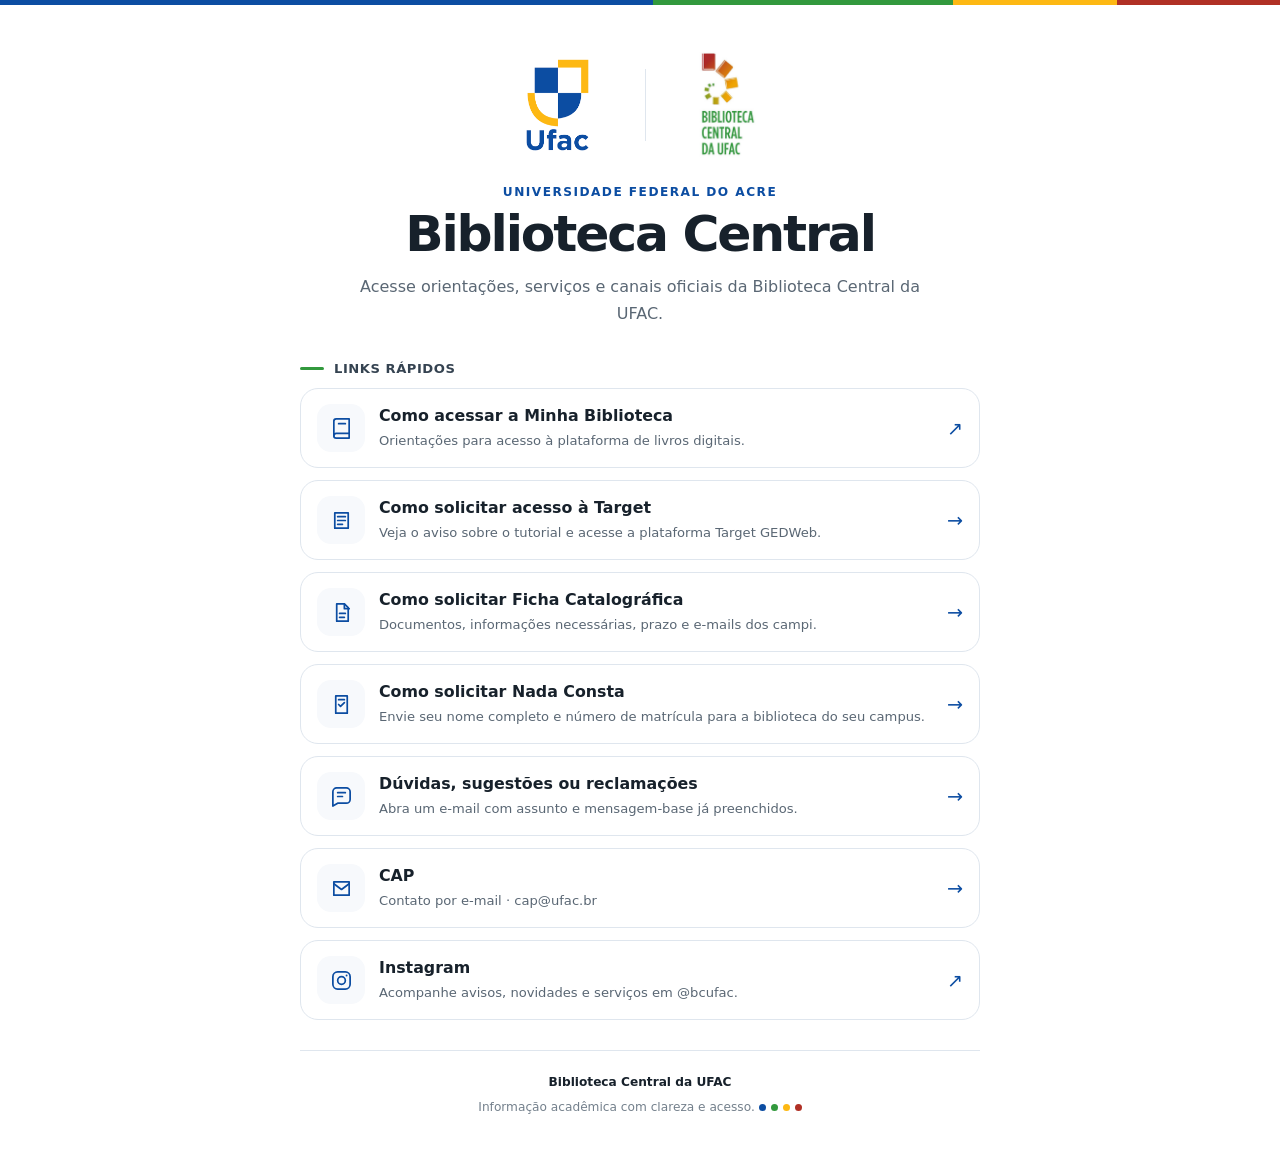
<file: index.html>
<!doctype html>
<html lang="pt-BR">
<head>
  <meta charset="utf-8" />
  <meta name="viewport" content="width=device-width, initial-scale=1" />
  <meta name="theme-color" content="#0c4da2" />
  <meta name="description" content="Links e serviços da Biblioteca Central da Universidade Federal do Acre." />
  <title>Biblioteca Central da UFAC | Links</title>
  <link rel="stylesheet" href="./assets/site.css" />
</head>
<body>
  <div class="faixa-ufac" aria-hidden="true"><span></span><span></span><span></span><span></span></div>

  <main>
    <header class="cabecalho">
      <div class="logos" aria-label="Identidade visual da UFAC e da Biblioteca Central">
        <img class="logo logo-ufac" src="./assets/logo-ufac.png" alt="Universidade Federal do Acre" />
        <img class="logo logo-biblioteca" src="./assets/logo-biblioteca.png" alt="Biblioteca Central da UFAC" />
      </div>

      <p class="sobrelinha">Universidade Federal do Acre</p>
      <h1>Biblioteca Central</h1>
      <p class="introducao">Acesse orientações, serviços e canais oficiais da Biblioteca Central da UFAC.</p>
    </header>

    <div class="secao-titulo">Links rápidos</div>

    <nav class="links" aria-label="Links principais da Biblioteca Central">
      <a class="cartao" href="https://www.instagram.com/p/DcjtFSgmpmI" target="_blank" rel="noopener noreferrer">
        <span class="icone" aria-hidden="true">
          <svg viewBox="0 0 24 24"><path d="M4 19.5A2.5 2.5 0 0 1 6.5 17H20"/><path d="M6.5 2H20v20H6.5A2.5 2.5 0 0 1 4 19.5v-15A2.5 2.5 0 0 1 6.5 2Z"/><path d="M9 7h7"/></svg>
        </span>
        <span class="texto"><strong>Como acessar a Minha Biblioteca</strong><span>Orientações para acesso à plataforma de livros digitais.</span></span>
        <span class="seta" aria-hidden="true">↗</span>
      </a>

      <a class="cartao" href="./target.html">
        <span class="icone" aria-hidden="true">
          <svg viewBox="0 0 24 24"><path d="M5 4h14v16H5z"/><path d="M8 8h8M8 12h8M8 16h5"/></svg>
        </span>
        <span class="texto"><strong>Como solicitar acesso à Target</strong><span>Veja o aviso sobre o tutorial e acesse a plataforma Target GEDWeb.</span></span>
        <span class="seta" aria-hidden="true">→</span>
      </a>

      <a class="cartao" href="./ficha-catalografica.html">
        <span class="icone" aria-hidden="true">
          <svg viewBox="0 0 24 24"><path d="M7 3h8l4 4v14H7z"/><path d="M15 3v5h5"/><path d="M10 13h6M10 17h5"/></svg>
        </span>
        <span class="texto"><strong>Como solicitar Ficha Catalográfica</strong><span>Documentos, informações necessárias, prazo e e-mails dos campi.</span></span>
        <span class="seta" aria-hidden="true">→</span>
      </a>

      <a class="cartao" href="./nada-consta.html">
        <span class="icone" aria-hidden="true">
          <svg viewBox="0 0 24 24"><path d="M6 3h12v18H6z"/><path d="m9 12 2 2 4-4"/><path d="M9 7h6"/></svg>
        </span>
        <span class="texto"><strong>Como solicitar Nada Consta</strong><span>Envie seu nome completo e número de matrícula para a biblioteca do seu campus.</span></span>
        <span class="seta" aria-hidden="true">→</span>
      </a>

      <a class="cartao" href="mailto:atendimento.bcentral@ufac.br?subject=D%C3%BAvida%2C%20sugest%C3%A3o%20ou%20reclama%C3%A7%C3%A3o&body=Ol%C3%A1%2C%20equipe%20da%20Biblioteca%20Central%20da%20UFAC.%0A%0AGostaria%20de%20entrar%20em%20contato%20sobre%3A%0A%0A%5BEscreva%20aqui%20sua%20d%C3%BAvida%2C%20sugest%C3%A3o%20ou%20reclama%C3%A7%C3%A3o%5D%0A%0ANome%3A%0AMatr%C3%ADcula%3A%0ACurso%3A%0A%0AAtenciosamente%2C">
        <span class="icone" aria-hidden="true">
          <svg viewBox="0 0 24 24"><path d="M21 15a4 4 0 0 1-4 4H8l-5 3V7a4 4 0 0 1 4-4h10a4 4 0 0 1 4 4z"/><path d="M8 8h8M8 12h5"/></svg>
        </span>
        <span class="texto"><strong>Dúvidas, sugestões ou reclamações</strong><span>Abra um e-mail com assunto e mensagem-base já preenchidos.</span></span>
        <span class="seta" aria-hidden="true">→</span>
      </a>

      <a class="cartao" href="mailto:cap@ufac.br?subject=Contato%20via%20p%C3%A1gina%20da%20Biblioteca">
        <span class="icone" aria-hidden="true">
          <svg viewBox="0 0 24 24"><path d="M4 5h16v14H4z"/><path d="m4 7 8 6 8-6"/></svg>
        </span>
        <span class="texto"><strong>CAP</strong><span>Contato por e-mail · cap@ufac.br</span></span>
        <span class="seta" aria-hidden="true">→</span>
      </a>

      <a class="cartao" href="https://www.instagram.com/bcufac/" target="_blank" rel="noopener noreferrer">
        <span class="icone" aria-hidden="true">
          <svg viewBox="0 0 24 24"><rect x="3" y="3" width="18" height="18" rx="5"/><circle cx="12" cy="12" r="4"/><circle cx="17.3" cy="6.7" r="1" fill="currentColor" stroke="none"/></svg>
        </span>
        <span class="texto"><strong>Instagram</strong><span>Acompanhe avisos, novidades e serviços em @bcufac.</span></span>
        <span class="seta" aria-hidden="true">↗</span>
      </a>
    </nav>

    <footer>
      <strong>Biblioteca Central da UFAC</strong><br />
      Informação acadêmica com clareza e acesso.
      <div class="cores" aria-hidden="true"><i></i><i></i><i></i><i></i></div>
    </footer>
  </main>
</body>
</html>
</file>
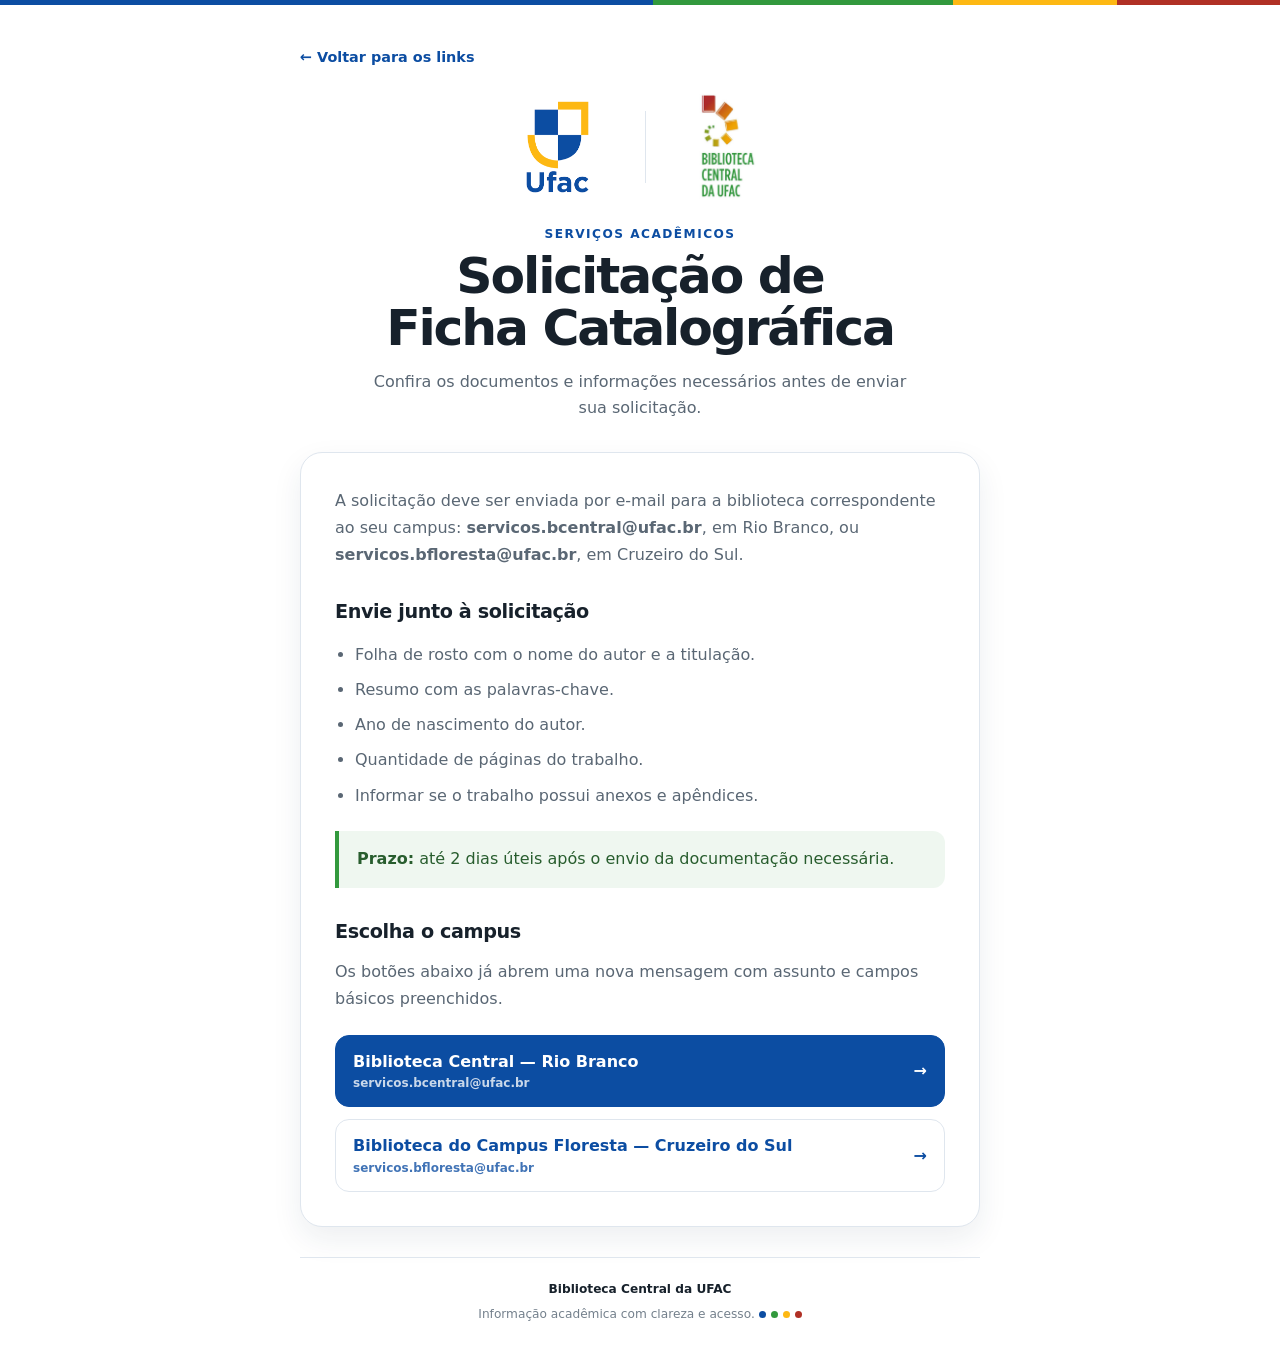
<file: ficha-catalografica.html>
<!doctype html>
<html lang="pt-BR">
<head>
  <meta charset="utf-8" />
  <meta name="viewport" content="width=device-width, initial-scale=1" />
  <meta name="theme-color" content="#0c4da2" />
  <meta name="description" content="Orientações para solicitar Ficha Catalográfica nas bibliotecas da UFAC." />
  <title>Ficha Catalográfica | Biblioteca Central da UFAC</title>
  <link rel="stylesheet" href="./assets/site.css" />
</head>
<body>
  <div class="faixa-ufac" aria-hidden="true"><span></span><span></span><span></span><span></span></div>

  <main>
    <a class="voltar" href="./index.html">← Voltar para os links</a>

    <header class="cabecalho">
      <div class="logos" aria-label="Identidade visual da UFAC e da Biblioteca Central">
        <img class="logo logo-ufac" src="./assets/logo-ufac.png" alt="Universidade Federal do Acre" />
        <img class="logo logo-biblioteca" src="./assets/logo-biblioteca.png" alt="Biblioteca Central da UFAC" />
      </div>
      <p class="sobrelinha">Serviços acadêmicos</p>
      <h1>Solicitação de Ficha Catalográfica</h1>
      <p class="introducao">Confira os documentos e informações necessários antes de enviar sua solicitação.</p>
    </header>

    <section class="painel conteudo">
      <p>
        A solicitação deve ser enviada por e-mail para a biblioteca correspondente ao seu campus:
        <strong>servicos.bcentral@ufac.br</strong>, em Rio Branco, ou
        <strong>servicos.bfloresta@ufac.br</strong>, em Cruzeiro do Sul.
      </p>

      <h2>Envie junto à solicitação</h2>
      <ul class="lista-requisitos">
        <li>Folha de rosto com o nome do autor e a titulação.</li>
        <li>Resumo com as palavras-chave.</li>
        <li>Ano de nascimento do autor.</li>
        <li>Quantidade de páginas do trabalho.</li>
        <li>Informar se o trabalho possui anexos e apêndices.</li>
      </ul>

      <div class="prazo">
        <strong>Prazo:</strong> até 2 dias úteis após o envio da documentação necessária.
      </div>

      <h2>Escolha o campus</h2>
      <p>Os botões abaixo já abrem uma nova mensagem com assunto e campos básicos preenchidos.</p>

      <div class="acoes">
        <a class="botao" href="mailto:servicos.bcentral@ufac.br?subject=Solicita%C3%A7%C3%A3o%20de%20Ficha%20Catalogr%C3%A1fica&body=Ol%C3%A1%2C%20equipe%20da%20Biblioteca.%0A%0AGostaria%20de%20solicitar%20a%20elabora%C3%A7%C3%A3o%20da%20Ficha%20Catalogr%C3%A1fica.%0A%0ANome%20completo%3A%0ACurso%3A%0ATitula%C3%A7%C3%A3o%3A%0AAno%20de%20nascimento%20do%20autor%3A%0AQuantidade%20de%20p%C3%A1ginas%20do%20trabalho%3A%0APossui%20anexos%3F%20%28%20%29%20Sim%20%20%28%20%29%20N%C3%A3o%0APossui%20ap%C3%AAndices%3F%20%28%20%29%20Sim%20%20%28%20%29%20N%C3%A3o%0A%0AEstou%20anexando%3A%0A-%20Folha%20de%20rosto%20com%20nome%20do%20autor%20e%20titula%C3%A7%C3%A3o%3B%0A-%20Resumo%20com%20as%20palavras-chave.%0A%0AInforma%C3%A7%C3%B5es%20adicionais%3A%0A%0AAtenciosamente%2C">
          <span>Biblioteca Central — Rio Branco<small>servicos.bcentral@ufac.br</small></span>
          <span aria-hidden="true">→</span>
        </a>

        <a class="botao secundario" href="mailto:servicos.bfloresta@ufac.br?subject=Solicita%C3%A7%C3%A3o%20de%20Ficha%20Catalogr%C3%A1fica&body=Ol%C3%A1%2C%20equipe%20da%20Biblioteca.%0A%0AGostaria%20de%20solicitar%20a%20elabora%C3%A7%C3%A3o%20da%20Ficha%20Catalogr%C3%A1fica.%0A%0ANome%20completo%3A%0ACurso%3A%0ATitula%C3%A7%C3%A3o%3A%0AAno%20de%20nascimento%20do%20autor%3A%0AQuantidade%20de%20p%C3%A1ginas%20do%20trabalho%3A%0APossui%20anexos%3F%20%28%20%29%20Sim%20%20%28%20%29%20N%C3%A3o%0APossui%20ap%C3%AAndices%3F%20%28%20%29%20Sim%20%20%28%20%29%20N%C3%A3o%0A%0AEstou%20anexando%3A%0A-%20Folha%20de%20rosto%20com%20nome%20do%20autor%20e%20titula%C3%A7%C3%A3o%3B%0A-%20Resumo%20com%20as%20palavras-chave.%0A%0AInforma%C3%A7%C3%B5es%20adicionais%3A%0A%0AAtenciosamente%2C">
          <span>Biblioteca do Campus Floresta — Cruzeiro do Sul<small>servicos.bfloresta@ufac.br</small></span>
          <span aria-hidden="true">→</span>
        </a>
      </div>
    </section>

    <footer>
      <strong>Biblioteca Central da UFAC</strong><br />
      Informação acadêmica com clareza e acesso.
      <div class="cores" aria-hidden="true"><i></i><i></i><i></i><i></i></div>
    </footer>
  </main>
</body>
</html>
</file>
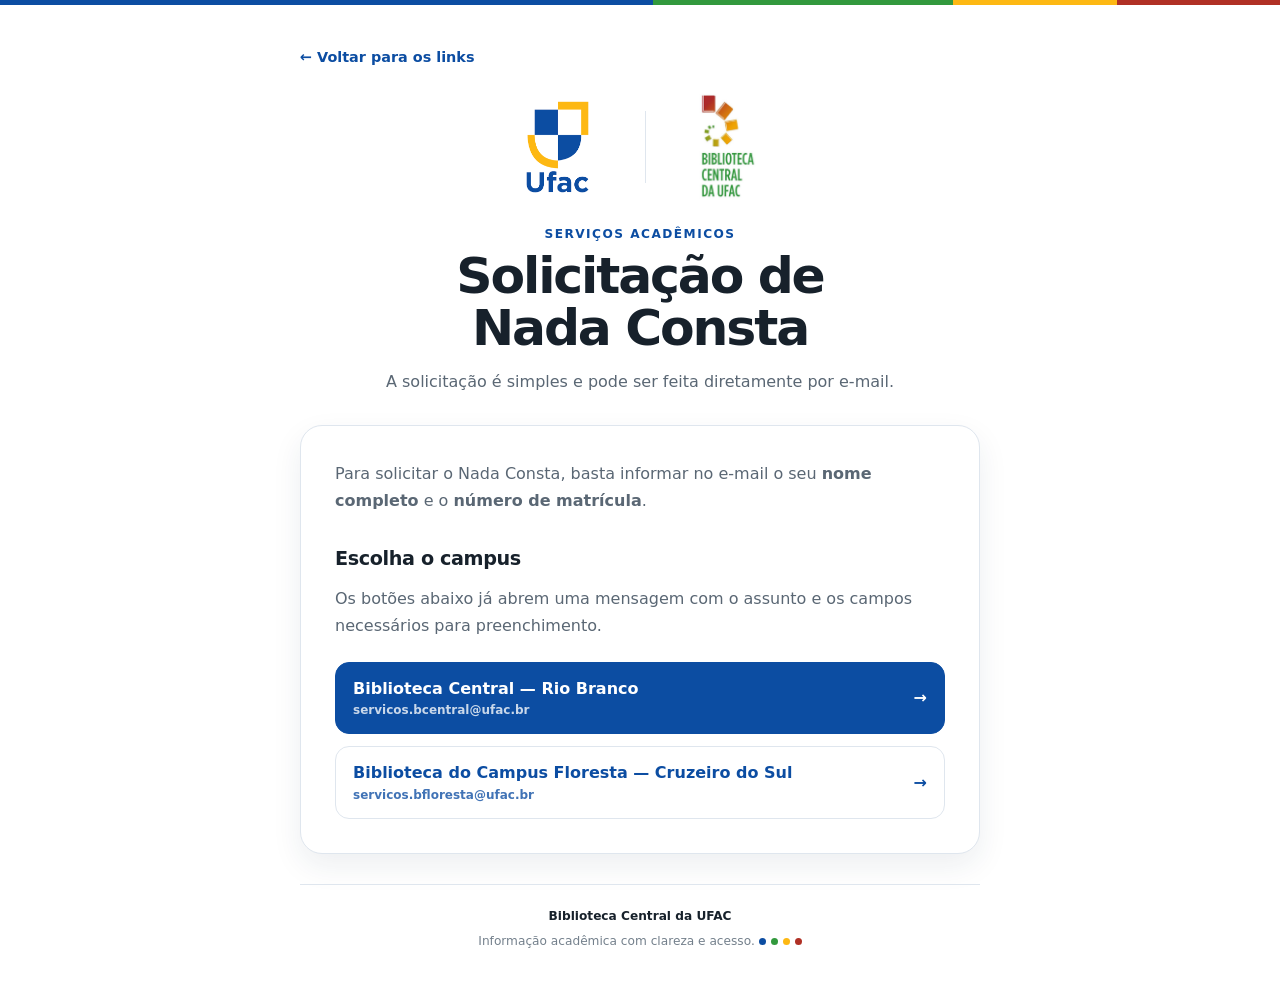
<file: nada-consta.html>
<!doctype html>
<html lang="pt-BR">
<head>
  <meta charset="utf-8" />
  <meta name="viewport" content="width=device-width, initial-scale=1" />
  <meta name="theme-color" content="#0c4da2" />
  <meta name="description" content="Orientações para solicitar Nada Consta nas bibliotecas da UFAC." />
  <title>Nada Consta | Biblioteca Central da UFAC</title>
  <link rel="stylesheet" href="./assets/site.css" />
</head>
<body>
  <div class="faixa-ufac" aria-hidden="true"><span></span><span></span><span></span><span></span></div>

  <main>
    <a class="voltar" href="./index.html">← Voltar para os links</a>

    <header class="cabecalho">
      <div class="logos" aria-label="Identidade visual da UFAC e da Biblioteca Central">
        <img class="logo logo-ufac" src="./assets/logo-ufac.png" alt="Universidade Federal do Acre" />
        <img class="logo logo-biblioteca" src="./assets/logo-biblioteca.png" alt="Biblioteca Central da UFAC" />
      </div>
      <p class="sobrelinha">Serviços acadêmicos</p>
      <h1>Solicitação de Nada Consta</h1>
      <p class="introducao">A solicitação é simples e pode ser feita diretamente por e-mail.</p>
    </header>

    <section class="painel conteudo">
      <p>
        Para solicitar o Nada Consta, basta informar no e-mail o seu <strong>nome completo</strong> e o <strong>número de matrícula</strong>.
      </p>

      <h2>Escolha o campus</h2>
      <p>Os botões abaixo já abrem uma mensagem com o assunto e os campos necessários para preenchimento.</p>

      <div class="acoes">
        <a class="botao" href="mailto:servicos.bcentral@ufac.br?subject=Solicita%C3%A7%C3%A3o%20de%20Nada%20Consta&body=Ol%C3%A1%2C%20equipe%20da%20Biblioteca.%0A%0AGostaria%20de%20solicitar%20a%20emiss%C3%A3o%20do%20Nada%20Consta.%0A%0ANome%20completo%3A%0AN%C3%BAmero%20de%20matr%C3%ADcula%3A%0A%0AAtenciosamente%2C">
          <span>Biblioteca Central — Rio Branco<small>servicos.bcentral@ufac.br</small></span>
          <span aria-hidden="true">→</span>
        </a>

        <a class="botao secundario" href="mailto:servicos.bfloresta@ufac.br?subject=Solicita%C3%A7%C3%A3o%20de%20Nada%20Consta&body=Ol%C3%A1%2C%20equipe%20da%20Biblioteca.%0A%0AGostaria%20de%20solicitar%20a%20emiss%C3%A3o%20do%20Nada%20Consta.%0A%0ANome%20completo%3A%0AN%C3%BAmero%20de%20matr%C3%ADcula%3A%0A%0AAtenciosamente%2C">
          <span>Biblioteca do Campus Floresta — Cruzeiro do Sul<small>servicos.bfloresta@ufac.br</small></span>
          <span aria-hidden="true">→</span>
        </a>
      </div>
    </section>

    <footer>
      <strong>Biblioteca Central da UFAC</strong><br />
      Informação acadêmica com clareza e acesso.
      <div class="cores" aria-hidden="true"><i></i><i></i><i></i><i></i></div>
    </footer>
  </main>
</body>
</html>
</file>
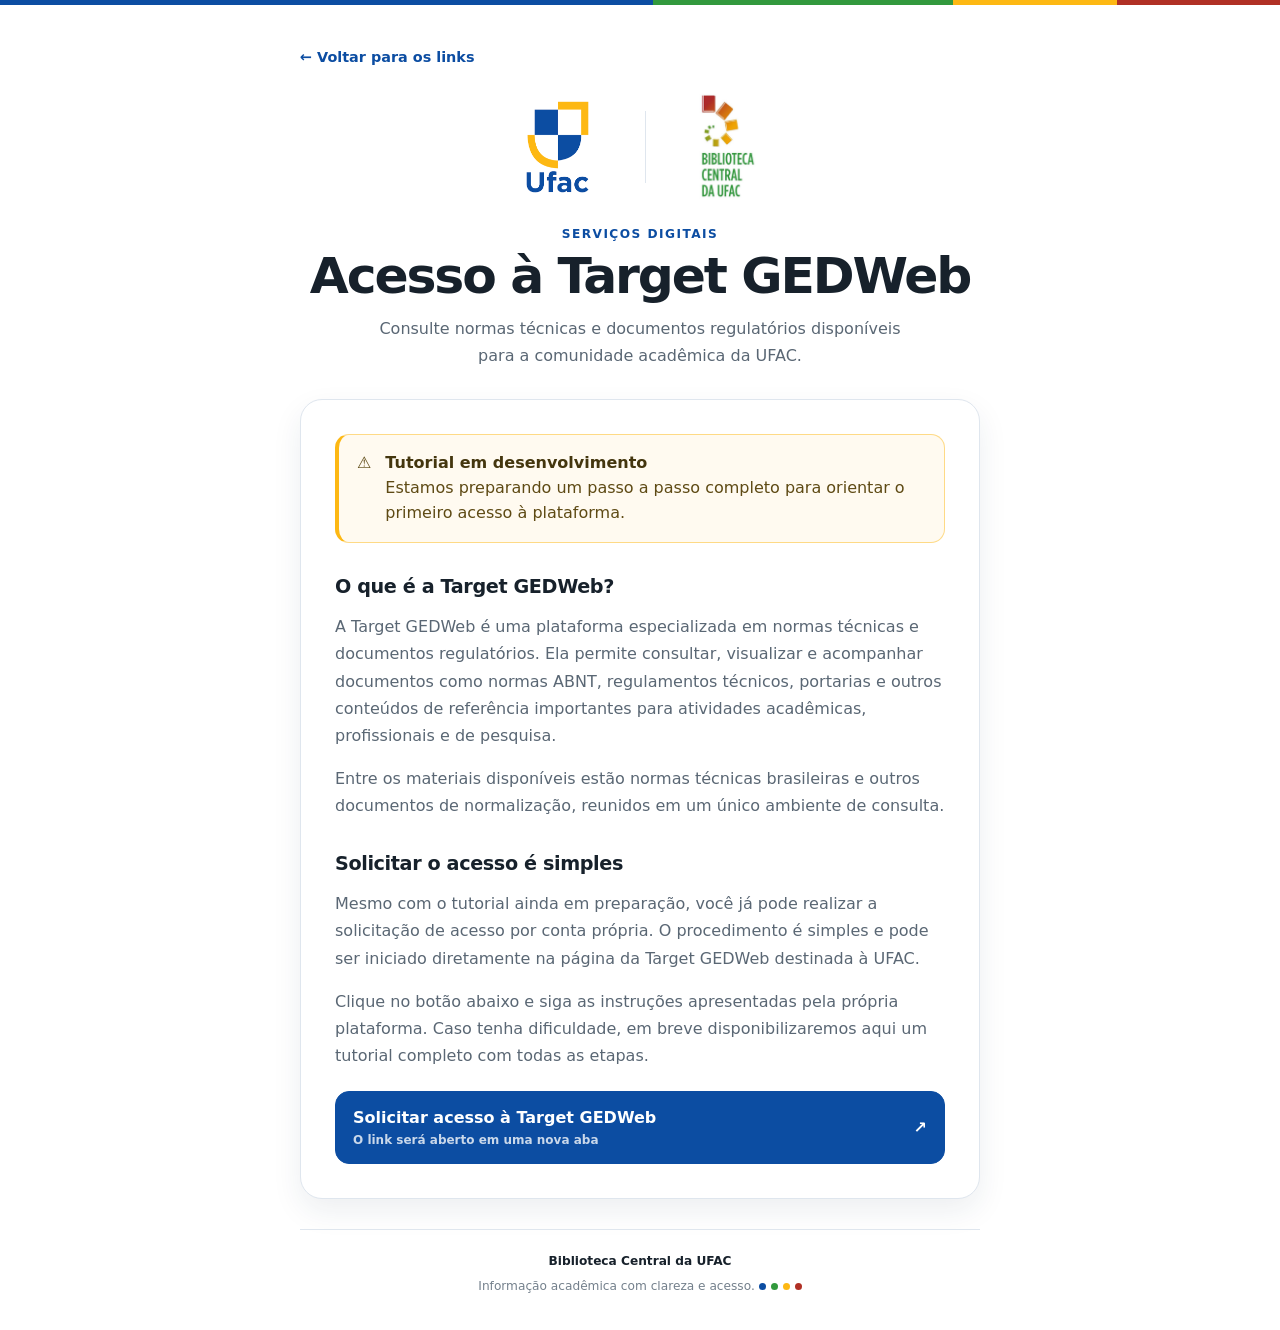
<file: target.html>
<!doctype html>
<html lang="pt-BR">
<head>
  <meta charset="utf-8" />
  <meta name="viewport" content="width=device-width, initial-scale=1" />
  <meta name="theme-color" content="#0c4da2" />
  <meta name="description" content="Orientações para acesso à plataforma Target GEDWeb pela UFAC." />
  <title>Acesso à Target | Biblioteca Central da UFAC</title>
  <link rel="stylesheet" href="./assets/site.css" />
</head>
<body>
  <div class="faixa-ufac" aria-hidden="true"><span></span><span></span><span></span><span></span></div>

  <main>
    <a class="voltar" href="./index.html">← Voltar para os links</a>

    <header class="cabecalho">
      <div class="logos" aria-label="Identidade visual da UFAC e da Biblioteca Central">
        <img class="logo logo-ufac" src="./assets/logo-ufac.png" alt="Universidade Federal do Acre" />
        <img class="logo logo-biblioteca" src="./assets/logo-biblioteca.png" alt="Biblioteca Central da UFAC" />
      </div>
      <p class="sobrelinha">Serviços digitais</p>
      <h1>Acesso à Target GEDWeb</h1>
      <p class="introducao">Consulte normas técnicas e documentos regulatórios disponíveis para a comunidade acadêmica da UFAC.</p>
    </header>

    <section class="painel conteudo" aria-labelledby="titulo-aviso">
      <div class="aviso">
        <span aria-hidden="true">⚠</span>
        <div>
          <strong id="titulo-aviso">Tutorial em desenvolvimento</strong><br />
          Estamos preparando um passo a passo completo para orientar o primeiro acesso à plataforma.
        </div>
      </div>

      <h2>O que é a Target GEDWeb?</h2>
      <p>
        A Target GEDWeb é uma plataforma especializada em normas técnicas e documentos regulatórios. Ela permite consultar, visualizar e acompanhar documentos como normas ABNT, regulamentos técnicos, portarias e outros conteúdos de referência importantes para atividades acadêmicas, profissionais e de pesquisa.
      </p>
      <p>
        Entre os materiais disponíveis estão normas técnicas brasileiras e outros documentos de normalização, reunidos em um único ambiente de consulta.
      </p>

      <h2>Solicitar o acesso é simples</h2>
      <p>
        Mesmo com o tutorial ainda em preparação, você já pode realizar a solicitação de acesso por conta própria. O procedimento é simples e pode ser iniciado diretamente na página da Target GEDWeb destinada à UFAC.
      </p>
      <p>
        Clique no botão abaixo e siga as instruções apresentadas pela própria plataforma. Caso tenha dificuldade, em breve disponibilizaremos aqui um tutorial completo com todas as etapas.
      </p>

      <div class="acoes">
        <a class="botao" href="https://gedweb.com.br/ufac/" target="_blank" rel="noopener noreferrer">
          <span>Solicitar acesso à Target GEDWeb<small>O link será aberto em uma nova aba</small></span>
          <span aria-hidden="true">↗</span>
        </a>
      </div>
    </section>

    <footer>
      <strong>Biblioteca Central da UFAC</strong><br />
      Informação acadêmica com clareza e acesso.
      <div class="cores" aria-hidden="true"><i></i><i></i><i></i><i></i></div>
    </footer>
  </main>
</body>
</html>
</file>
<file: assets/site.css>
:root {
  --azul: #0c4da2;
  --verde: #32993d;
  --amarelo: #fdb813;
  --vermelho: #b03025;
  --texto: #17212b;
  --texto-secundario: #5a6774;
  --borda: #dfe6ee;
  --fundo-suave: #f7f9fc;
  --branco: #ffffff;
  --raio: 18px;
  --sombra: 0 12px 30px rgba(23, 50, 77, 0.08);
}

* { box-sizing: border-box; }
html { background: var(--branco); color-scheme: light; }
body {
  margin: 0;
  min-height: 100svh;
  background: var(--branco);
  color: var(--texto);
  font-family: Inter, ui-sans-serif, system-ui, -apple-system, BlinkMacSystemFont, "Segoe UI", sans-serif;
  -webkit-font-smoothing: antialiased;
}
a { color: inherit; text-decoration: none; }

.faixa-ufac {
  display: grid;
  grid-template-columns: 5fr 2.3fr 1.25fr 1.25fr;
  width: 100%;
  height: 5px;
}
.faixa-ufac span:nth-child(1) { background: var(--azul); }
.faixa-ufac span:nth-child(2) { background: var(--verde); }
.faixa-ufac span:nth-child(3) { background: var(--amarelo); }
.faixa-ufac span:nth-child(4) { background: var(--vermelho); }

main {
  width: min(100% - 32px, 680px);
  margin-inline: auto;
  padding: 42px 0 34px;
}

.cabecalho { text-align: center; }
.logos {
  display: flex;
  align-items: center;
  justify-content: center;
  gap: 24px;
  min-height: 116px;
  margin-bottom: 22px;
}
.logos::before {
  content: "";
  order: 2;
  width: 1px;
  height: 72px;
  background: var(--borda);
}
.logo { display: block; object-fit: contain; }
.logo-ufac { order: 1; width: 126px; max-height: 100px; }
.logo-biblioteca { order: 3; width: 116px; max-height: 110px; }

.sobrelinha {
  margin: 0 0 9px;
  color: var(--azul);
  font-size: 0.76rem;
  font-weight: 800;
  letter-spacing: 0.12em;
  text-transform: uppercase;
}
h1 {
  margin: 0;
  font-size: clamp(2rem, 7vw, 3.15rem);
  line-height: 1.04;
  letter-spacing: -0.042em;
  text-wrap: balance;
}
.introducao {
  max-width: 560px;
  margin: 14px auto 0;
  color: var(--texto-secundario);
  font-size: 1rem;
  line-height: 1.65;
}

.secao-titulo {
  display: flex;
  align-items: center;
  gap: 10px;
  margin: 34px 0 12px;
  color: #354351;
  font-size: 0.82rem;
  font-weight: 800;
  letter-spacing: 0.04em;
  text-transform: uppercase;
}
.secao-titulo::before {
  content: "";
  width: 24px;
  height: 3px;
  border-radius: 999px;
  background: var(--verde);
}

.links { display: grid; gap: 12px; }
.cartao {
  position: relative;
  display: grid;
  grid-template-columns: 48px 1fr auto;
  gap: 14px;
  align-items: center;
  min-height: 80px;
  padding: 14px 16px;
  overflow: hidden;
  border: 1px solid var(--borda);
  border-radius: var(--raio);
  background: var(--branco);
  transition: transform 160ms ease, border-color 160ms ease, box-shadow 160ms ease, background 160ms ease;
}
.cartao::before {
  content: "";
  position: absolute;
  inset: 0 auto 0 0;
  width: 4px;
  background: transparent;
  transition: background 160ms ease;
}
.cartao:hover {
  transform: translateY(-2px);
  border-color: rgba(12, 77, 162, 0.35);
  box-shadow: var(--sombra);
}
.cartao:hover::before { background: var(--verde); }
.cartao:focus-visible,
.botao:focus-visible,
.voltar:focus-visible {
  outline: 3px solid rgba(12, 77, 162, 0.22);
  outline-offset: 3px;
}
.icone {
  width: 48px;
  height: 48px;
  display: grid;
  place-items: center;
  border-radius: 14px;
  background: var(--fundo-suave);
  color: var(--azul);
}
.icone svg {
  width: 23px;
  height: 23px;
  fill: none;
  stroke: currentColor;
  stroke-width: 1.8;
  stroke-linecap: round;
  stroke-linejoin: round;
}
.texto strong { display: block; font-size: 0.99rem; line-height: 1.3; }
.texto span {
  display: block;
  margin-top: 4px;
  color: var(--texto-secundario);
  font-size: 0.82rem;
  line-height: 1.45;
}
.seta { color: var(--azul); font-size: 1.2rem; line-height: 1; }

.voltar {
  display: inline-flex;
  align-items: center;
  gap: 8px;
  margin-bottom: 24px;
  color: var(--azul);
  font-size: 0.9rem;
  font-weight: 750;
}

.painel {
  margin-top: 30px;
  padding: clamp(22px, 5vw, 34px);
  border: 1px solid var(--borda);
  border-radius: 22px;
  background: var(--branco);
  box-shadow: var(--sombra);
}
.aviso {
  display: flex;
  gap: 14px;
  align-items: flex-start;
  padding: 16px 18px;
  border: 1px solid rgba(253, 184, 19, 0.48);
  border-left: 4px solid var(--amarelo);
  border-radius: 14px;
  background: #fffaf0;
  color: #5e4a14;
  line-height: 1.55;
}
.aviso strong { color: #44360e; }

.conteudo { color: var(--texto-secundario); line-height: 1.7; }
.conteudo p { margin: 0 0 16px; }
.conteudo h2 {
  margin: 28px 0 10px;
  color: var(--texto);
  font-size: 1.2rem;
  letter-spacing: -0.02em;
}
.lista-requisitos {
  margin: 12px 0 0;
  padding-left: 1.25rem;
}
.lista-requisitos li { margin: 8px 0; }

.prazo {
  margin-top: 22px;
  padding: 16px 18px;
  border-left: 4px solid var(--verde);
  border-radius: 0 12px 12px 0;
  background: rgba(50, 153, 61, 0.08);
  color: #285d2e;
  line-height: 1.55;
}

.acoes {
  display: grid;
  gap: 12px;
  margin-top: 22px;
}
.botao {
  display: flex;
  align-items: center;
  justify-content: space-between;
  gap: 16px;
  padding: 15px 17px;
  border: 1px solid var(--azul);
  border-radius: 14px;
  background: var(--azul);
  color: var(--branco);
  font-weight: 800;
  line-height: 1.35;
  transition: transform 160ms ease, background 160ms ease, border-color 160ms ease;
}
.botao:hover { transform: translateY(-2px); background: #0a438e; border-color: #0a438e; }
.botao.secundario {
  border-color: var(--borda);
  background: var(--branco);
  color: var(--azul);
}
.botao.secundario:hover { background: var(--fundo-suave); border-color: rgba(12, 77, 162, 0.35); }
.botao small {
  display: block;
  margin-top: 3px;
  color: inherit;
  opacity: 0.78;
  font-size: 0.75rem;
  font-weight: 600;
}

footer {
  margin-top: 30px;
  padding-top: 22px;
  border-top: 1px solid var(--borda);
  text-align: center;
  color: #74808c;
  font-size: 0.76rem;
  line-height: 1.6;
}
footer strong { color: var(--texto); font-weight: 750; }
.cores { display: inline-flex; gap: 5px; margin-top: 11px; }
.cores i { display: block; width: 7px; height: 7px; border-radius: 50%; }
.cores i:nth-child(1) { background: var(--azul); }
.cores i:nth-child(2) { background: var(--verde); }
.cores i:nth-child(3) { background: var(--amarelo); }
.cores i:nth-child(4) { background: var(--vermelho); }

@media (max-width: 520px) {
  main { width: min(100% - 24px, 680px); padding-top: 34px; }
  .logos { gap: 18px; min-height: 102px; }
  .logos::before { height: 62px; }
  .logo-ufac { width: 108px; max-height: 86px; }
  .logo-biblioteca { width: 100px; max-height: 94px; }
  .cartao { grid-template-columns: 44px 1fr auto; min-height: 76px; padding: 13px 14px; gap: 12px; border-radius: 16px; }
  .icone { width: 44px; height: 44px; border-radius: 13px; }
  .texto span { font-size: 0.79rem; }
  .painel { padding: 20px 17px; border-radius: 18px; }
}

@media (prefers-reduced-motion: reduce) {
  *, *::before, *::after { transition: none !important; }
}
</file>
